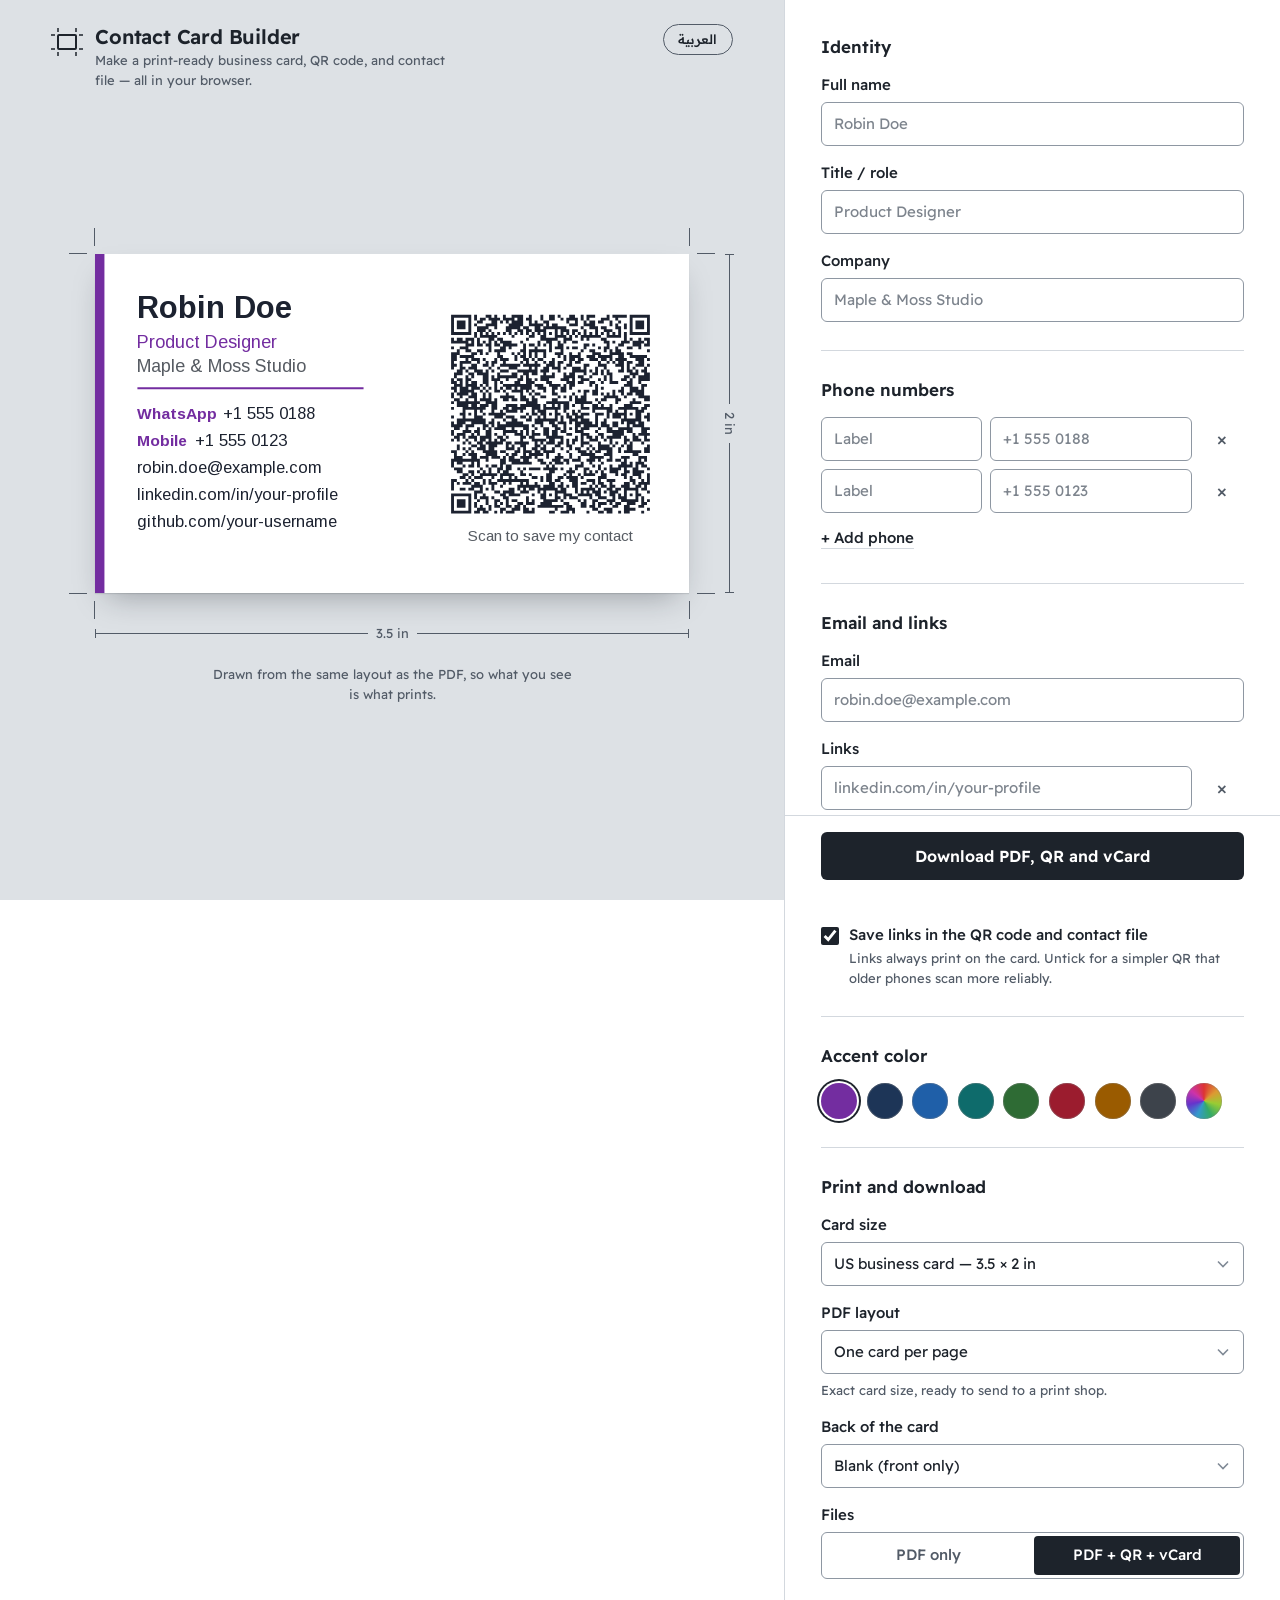
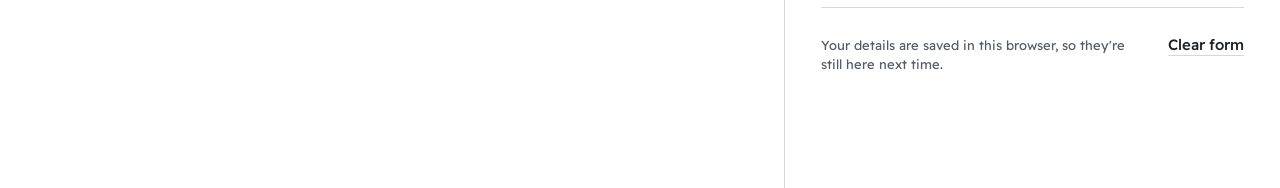
<file: index.html>
<!DOCTYPE html>
<html lang="en">
<head>
  <meta charset="UTF-8" />
  <meta name="viewport" content="width=device-width, initial-scale=1.0" />
  <meta name="color-scheme" content="light dark" />
  <title>Contact Card Builder</title>
  <meta name="description" content="Generate a print-ready PDF business card, QR code, and vCard — right in your browser. No backend, no signup." />
  <link rel="icon" href="favicon.svg" type="image/svg+xml" />
  <link rel="apple-touch-icon" href="apple-touch-icon.png" />
  <link rel="stylesheet" href="style.css" />
</head>
<body>
  <main class="workspace">
    <!-- ======================= STAGE: the card as a print proof ======================= -->
    <!-- The card sits on a proofing board with crop marks and size rulers. The marks
         and rulers only frame the card; the card itself is drawn by app.js. -->
    <section class="stage" aria-labelledby="preview-heading">
      <header class="stage__header">
        <div class="brand">
          <!-- Logo: a card with crop marks at its corners. -->
          <svg class="brand__mark" viewBox="0 0 32 32" aria-hidden="true" focusable="false">
            <rect x="7" y="9" width="18" height="14" rx="1" fill="none" stroke="currentColor" stroke-width="2" />
            <path d="M7 2v4M7 26v4M25 2v4M25 26v4M0 9h4M0 23h4M28 9h4M28 23h4" stroke="currentColor" stroke-width="1.5" />
          </svg>
          <div>
            <h1 class="brand__name" data-i18n="appTitle">Contact Card Builder</h1>
            <p class="brand__tagline" data-i18n="tagline">Make a print-ready business card, QR code, and contact file — all in your browser.</p>
          </div>
        </div>
        <button type="button" id="lang-toggle" class="lang-toggle" lang="ar">العربية</button>
      </header>

      <h2 id="preview-heading" class="visually-hidden" data-i18n="previewHeading">Preview</h2>

      <figure class="proof" id="proof" data-size="us">
        <div class="proof__frame">
          <!-- Drawn by app.js (renderPreview) from the same layout as the PDF. -->
          <div class="card" id="card-preview">
            <svg role="img" aria-label="Business card preview" viewBox="0 0 252 144" direction="ltr"></svg>
          </div>
          <span class="crop crop--tl" aria-hidden="true"></span>
          <span class="crop crop--tr" aria-hidden="true"></span>
          <span class="crop crop--bl" aria-hidden="true"></span>
          <span class="crop crop--br" aria-hidden="true"></span>
          <!-- Rulers: filled by app.js (updateRulers) with the card's real size. -->
          <span class="ruler ruler--width" aria-hidden="true"><span id="ruler-width">3.5 in</span></span>
          <span class="ruler ruler--height" aria-hidden="true"><span id="ruler-height">2 in</span></span>
        </div>
        <!-- Shown when the PDF has a back (app.js: syncPreview); turns the
             preview card over (showSide). Not part of the form: it changes the
             view, not the card. -->
        <div class="segmented side-switch" id="side-switch" role="radiogroup" data-i18n-aria="sideSwitch" aria-label="Side shown in the preview" hidden>
          <label class="segmented__option">
            <input type="radio" name="preview-side" value="front" checked />
            <span data-i18n="sideFront">Front</span>
          </label>
          <label class="segmented__option">
            <input type="radio" name="preview-side" value="back" />
            <span data-i18n="sideBack">Back</span>
          </label>
        </div>
        <figcaption class="proof__note" data-i18n="previewNote">Drawn from the same layout as the PDF, so what you see is what prints.</figcaption>
      </figure>
    </section>

    <!-- ============================== FORM ============================== -->
    <section class="ticket" aria-labelledby="form-heading">
      <h2 id="form-heading" class="visually-hidden" data-i18n="formHeading">Your details</h2>

      <form id="card-form" autocomplete="on" novalidate>
        <div class="ticket__body">
          <fieldset class="field-group">
            <legend data-i18n="legendIdentity">Identity</legend>

            <label class="field">
              <span class="field__label" data-i18n="labelName">Full name</span>
              <input type="text" id="name" name="name" data-i18n-ph="phName" placeholder="Robin Doe" />
            </label>

            <label class="field">
              <span class="field__label" data-i18n="labelTitle">Title / role</span>
              <input type="text" id="title" name="title" data-i18n-ph="phTitle" placeholder="Product Designer" />
            </label>

            <label class="field">
              <span class="field__label" data-i18n="labelCompany">Company</span>
              <input type="text" id="company" name="company" autocomplete="organization" data-i18n-ph="phCompany" placeholder="Maple &amp; Moss Studio" />
            </label>
          </fieldset>

          <fieldset class="field-group">
            <legend data-i18n="legendPhones">Phone numbers</legend>

            <div id="phone-list" class="repeat-list">
              <div class="repeat-row">
                <input type="text" class="phone-label" list="phone-labels" data-i18n-ph="phPhoneLabel" placeholder="Label" aria-label="Phone label" />
                <input type="tel" class="phone-number" data-i18n-ph="phPhone1" placeholder="+1 555 0188" aria-label="Phone number" />
                <button type="button" class="row-remove" aria-label="Remove this phone">&times;</button>
              </div>
              <div class="repeat-row">
                <input type="text" class="phone-label" list="phone-labels" data-i18n-ph="phPhoneLabel" placeholder="Label" aria-label="Phone label" />
                <input type="tel" class="phone-number" data-i18n-ph="phPhone2" placeholder="+1 555 0123" aria-label="Phone number" />
                <button type="button" class="row-remove" aria-label="Remove this phone">&times;</button>
              </div>
            </div>
            <button type="button" class="row-add" id="add-phone" data-i18n="addPhone">+ Add phone</button>
          </fieldset>

          <fieldset class="field-group">
            <legend data-i18n="legendContact">Email and links</legend>

            <label class="field">
              <span class="field__label" data-i18n="labelEmail">Email</span>
              <input type="email" id="email" name="email" data-i18n-ph="phEmail" placeholder="robin.doe@example.com" />
            </label>

            <span class="field__label" id="links-label" data-i18n="labelLinks">Links</span>
            <div id="link-list" class="repeat-list" role="group" aria-labelledby="links-label">
              <div class="repeat-row">
                <input type="text" class="link-url" list="link-presets" placeholder="linkedin.com/in/your-profile" aria-label="Link" />
                <button type="button" class="row-remove" aria-label="Remove this link">&times;</button>
              </div>
              <div class="repeat-row">
                <input type="text" class="link-url" list="link-presets" placeholder="github.com/your-username" aria-label="Link" />
                <button type="button" class="row-remove" aria-label="Remove this link">&times;</button>
              </div>
            </div>
            <button type="button" class="row-add" id="add-link" data-i18n="addLink">+ Add link</button>

            <label class="check">
              <input type="checkbox" id="links-in-qr" name="links-in-qr" checked />
              <span>
                <span class="check__label" data-i18n="labelLinksInQr">Save links in the QR code and contact file</span>
                <span class="check__hint" data-i18n="hintLinksInQr">Links always print on the card. Untick for a simpler QR that older phones scan more reliably.</span>
              </span>
            </label>
          </fieldset>

          <fieldset class="field-group">
            <legend data-i18n="labelAccent">Accent color</legend>

            <!-- Curated print-friendly colors; each is dark enough to read as text on
                 white. The last swatch opens the browser's picker for any color.
                 app.js (wireSwatches) keeps these in sync with #accent. -->
            <div class="swatches">
              <label class="swatch" style="--swatch: #732da0"><input type="radio" name="accent-swatch" value="#732da0" checked /><span class="visually-hidden" data-i18n="colorPurple">Purple</span></label>
              <label class="swatch" style="--swatch: #1d3557"><input type="radio" name="accent-swatch" value="#1d3557" /><span class="visually-hidden" data-i18n="colorNavy">Navy</span></label>
              <label class="swatch" style="--swatch: #1f5fa8"><input type="radio" name="accent-swatch" value="#1f5fa8" /><span class="visually-hidden" data-i18n="colorBlue">Blue</span></label>
              <label class="swatch" style="--swatch: #0e6b6b"><input type="radio" name="accent-swatch" value="#0e6b6b" /><span class="visually-hidden" data-i18n="colorTeal">Teal</span></label>
              <label class="swatch" style="--swatch: #2e6b34"><input type="radio" name="accent-swatch" value="#2e6b34" /><span class="visually-hidden" data-i18n="colorGreen">Green</span></label>
              <label class="swatch" style="--swatch: #9b1c2e"><input type="radio" name="accent-swatch" value="#9b1c2e" /><span class="visually-hidden" data-i18n="colorCrimson">Crimson</span></label>
              <label class="swatch" style="--swatch: #9a5b00"><input type="radio" name="accent-swatch" value="#9a5b00" /><span class="visually-hidden" data-i18n="colorAmber">Amber</span></label>
              <label class="swatch" style="--swatch: #3d434b"><input type="radio" name="accent-swatch" value="#3d434b" /><span class="visually-hidden" data-i18n="colorGraphite">Graphite</span></label>
              <label class="swatch swatch--custom" id="swatch-custom" style="--swatch: #732da0">
                <input type="color" id="accent" name="accent" value="#732da0" />
                <span class="visually-hidden" data-i18n="colorCustom">Custom color</span>
              </label>
            </div>
          </fieldset>

          <fieldset class="field-group">
            <legend data-i18n="legendOutput">Print and download</legend>

            <label class="field">
              <span class="field__label" data-i18n="labelCardSize">Card size</span>
              <select id="card-size" name="card-size">
                <option value="us" data-i18n="sizeUs">US business card — 3.5 × 2 in</option>
                <option value="eu" data-i18n="sizeEu">EU / ISO — 85 × 55 mm</option>
              </select>
            </label>

            <label class="field">
              <span class="field__label" data-i18n="labelPdfLayout">PDF layout</span>
              <select id="pdf-layout" name="pdf-layout" aria-describedby="pdf-layout-hint">
                <option value="single" data-i18n="layoutSingle">One card per page</option>
                <option value="sheet" data-i18n="layoutSheet">Full sheet of cards</option>
              </select>
              <!-- Filled by app.js (updateLayoutHint): card count + paper size. -->
              <span class="field__hint" id="pdf-layout-hint">Exact card size, ready to send to a print shop.</span>
            </label>

            <label class="field">
              <span class="field__label" data-i18n="labelCardBack">Back of the card</span>
              <select id="card-back" name="card-back" aria-describedby="card-back-hint">
                <option value="none" data-i18n="backNone">Blank (front only)</option>
                <option value="qr" data-i18n="backQr">Large QR code</option>
                <option value="other" data-i18n="backOther">Card in Arabic</option>
              </select>
              <!-- Filled by app.js (updateBackHint); hidden while the back is blank. -->
              <span class="field__hint" id="card-back-hint" hidden></span>
            </label>

            <!-- The bilingual back's own text, in the other language. Shown only
                 with "Card in Arabic / English" (app.js: updateBackHint). Each
                 field is optional: empty prints the front's text. -->
            <div class="back-fields" id="back-fields" hidden>
              <label class="field">
                <span class="field__label" data-i18n="labelOtherName">Name in Arabic</span>
                <input type="text" id="other-name" name="other-name" dir="auto" autocomplete="off" data-i18n-ph-other="phName" />
              </label>
              <label class="field">
                <span class="field__label" data-i18n="labelOtherTitle">Title / role in Arabic</span>
                <input type="text" id="other-title" name="other-title" dir="auto" autocomplete="off" data-i18n-ph-other="phTitle" />
              </label>
              <label class="field">
                <span class="field__label" data-i18n="labelOtherCompany">Company in Arabic</span>
                <input type="text" id="other-company" name="other-company" dir="auto" autocomplete="off" data-i18n-ph-other="phCompany" />
              </label>
              <p class="field__hint" data-i18n="hintOtherFields">Leave a field empty to print the front's text.</p>
            </div>

            <div class="field">
              <span class="field__label" id="files-label" data-i18n="labelFiles">Files</span>
              <div class="segmented" role="radiogroup" aria-labelledby="files-label">
                <label class="segmented__option">
                  <input type="radio" name="output" value="pdf" />
                  <span data-i18n="optPdfOnly">PDF only</span>
                </label>
                <label class="segmented__option">
                  <input type="radio" name="output" value="all" checked />
                  <span data-i18n="optAllFiles">PDF + QR + vCard</span>
                </label>
              </div>
            </div>
          </fieldset>

          <!-- The form is saved in this browser as you type (app.js: saveForm).
               The note is hidden when the browser blocks storage. -->
          <div class="form-memory">
            <p class="form-memory__note" id="saved-note" data-i18n="noteSaved">Your details are saved in this browser, so they're still here next time.</p>
            <button type="button" class="btn-text" id="clear-form" data-i18n="btnClearForm">Clear form</button>
          </div>
        </div>

        <!-- Stays in view at the bottom of the form. Its label follows the
             "Files" choice (app.js: updateDownloadLabel). -->
        <div class="ticket__actions">
          <!-- Shown when details don't fit on the card or the QR may be too dense
               to scan (app.js: updateWarnings).
               The wrapper is always there, so screen readers announce changes. -->
          <div role="status">
            <p class="card-warning" id="card-warning" hidden>
              <svg class="card-warning__icon" viewBox="0 0 16 16" aria-hidden="true" focusable="false">
                <path d="M8 1.75 15 14.25H1z" fill="none" stroke="currentColor" stroke-width="1.5" stroke-linejoin="round" />
                <path d="M8 6v4" stroke="currentColor" stroke-width="1.5" stroke-linecap="round" />
                <circle cx="8" cy="12.1" r="0.9" fill="currentColor" />
              </svg>
              <span id="card-warning-text"></span>
            </p>
          </div>
          <button type="submit" class="btn-primary" id="download-btn">Download PDF, QR and vCard</button>
        </div>

        <!-- Preset suggestions (free text still allowed). Shared by every cloned row.
             The phone-label list is refilled per language by app.js (applyLanguage). -->
        <datalist id="phone-labels">
          <option value="WhatsApp"></option>
          <option value="Mobile"></option>
          <option value="Work"></option>
          <option value="Home"></option>
          <option value="Telegram"></option>
          <option value="Signal"></option>
        </datalist>
        <datalist id="link-presets">
          <option value="linkedin.com/in/"></option>
          <option value="github.com/"></option>
          <option value="x.com/"></option>
          <option value="instagram.com/"></option>
        </datalist>
      </form>
    </section>
  </main>

  <!-- Vendored libraries load before app.js. -->
  <script src="lib/qrcode.js"></script>
  <script src="lib/jspdf.umd.min.js"></script>
  <script src="lib/amiri-font.js"></script>
  <script src="lib/arimo-font.js"></script>
  <script src="app.js"></script>
</body>
</html>
</file>
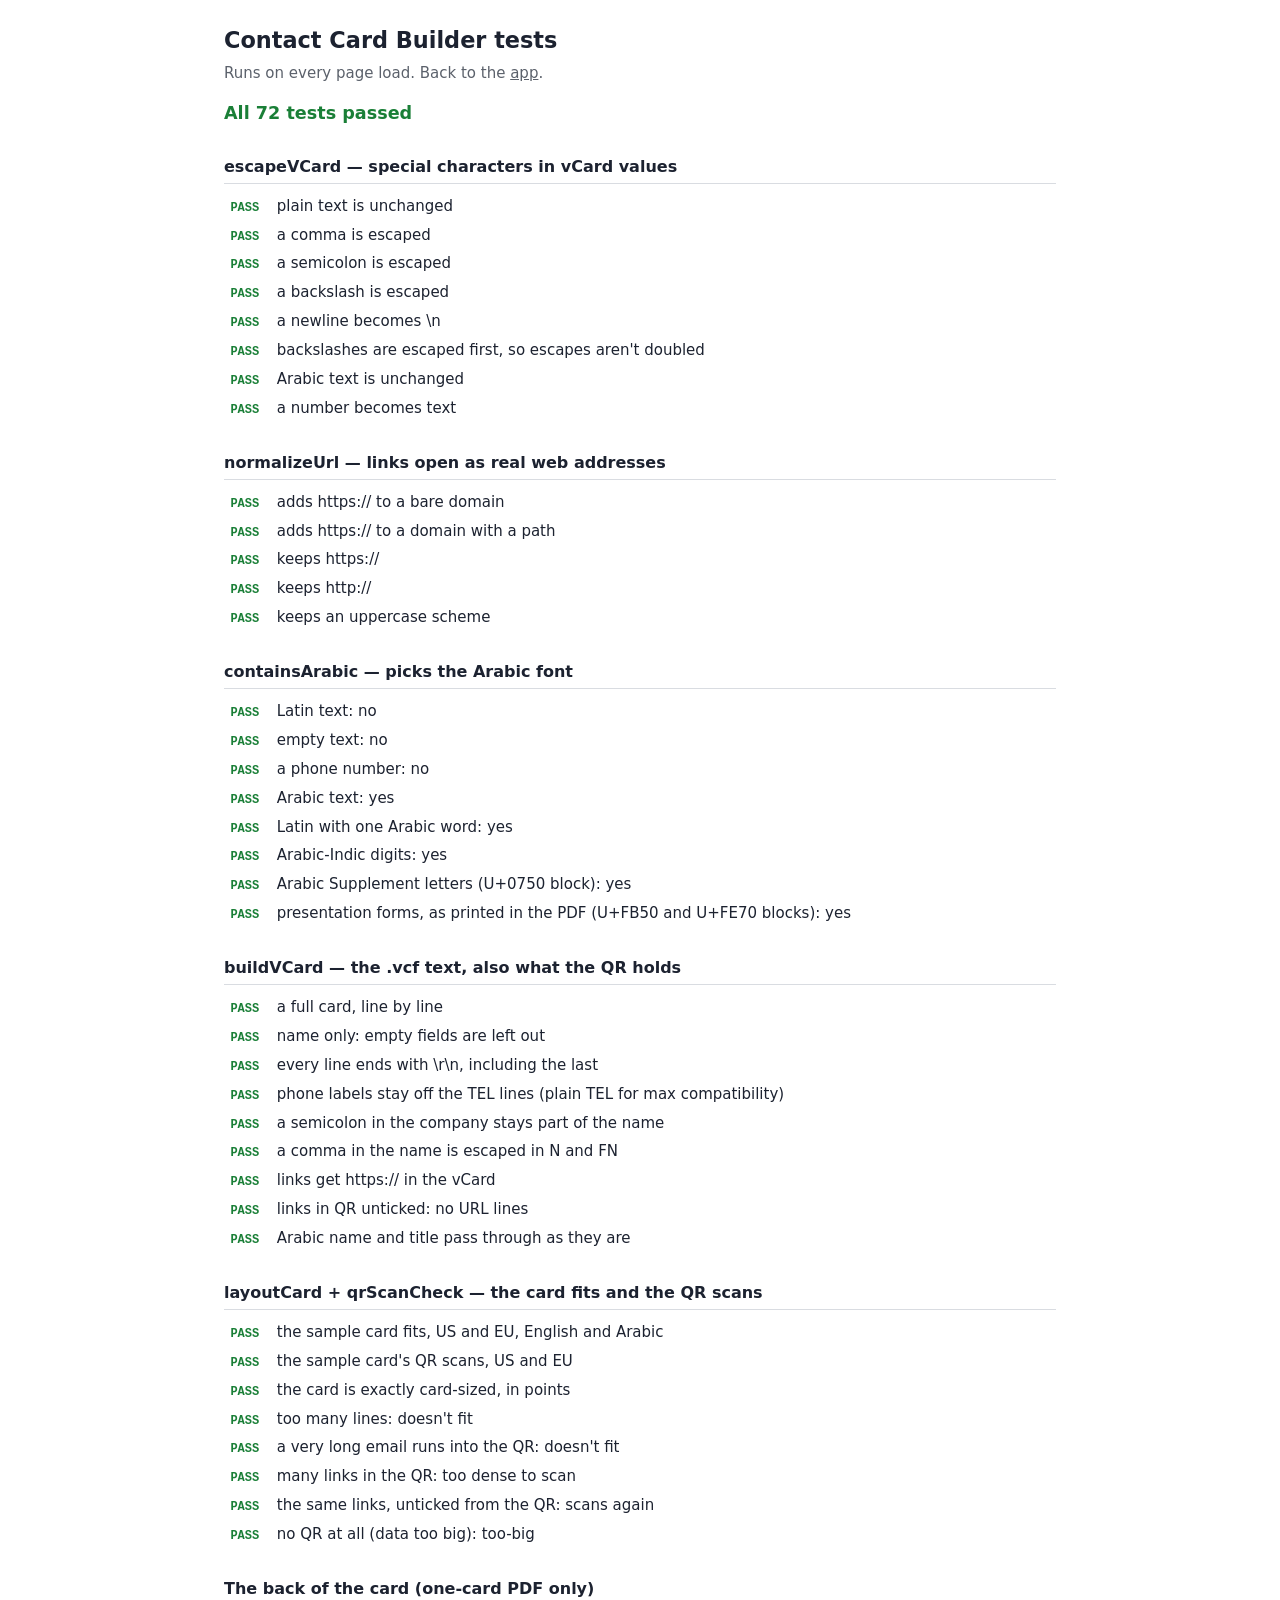
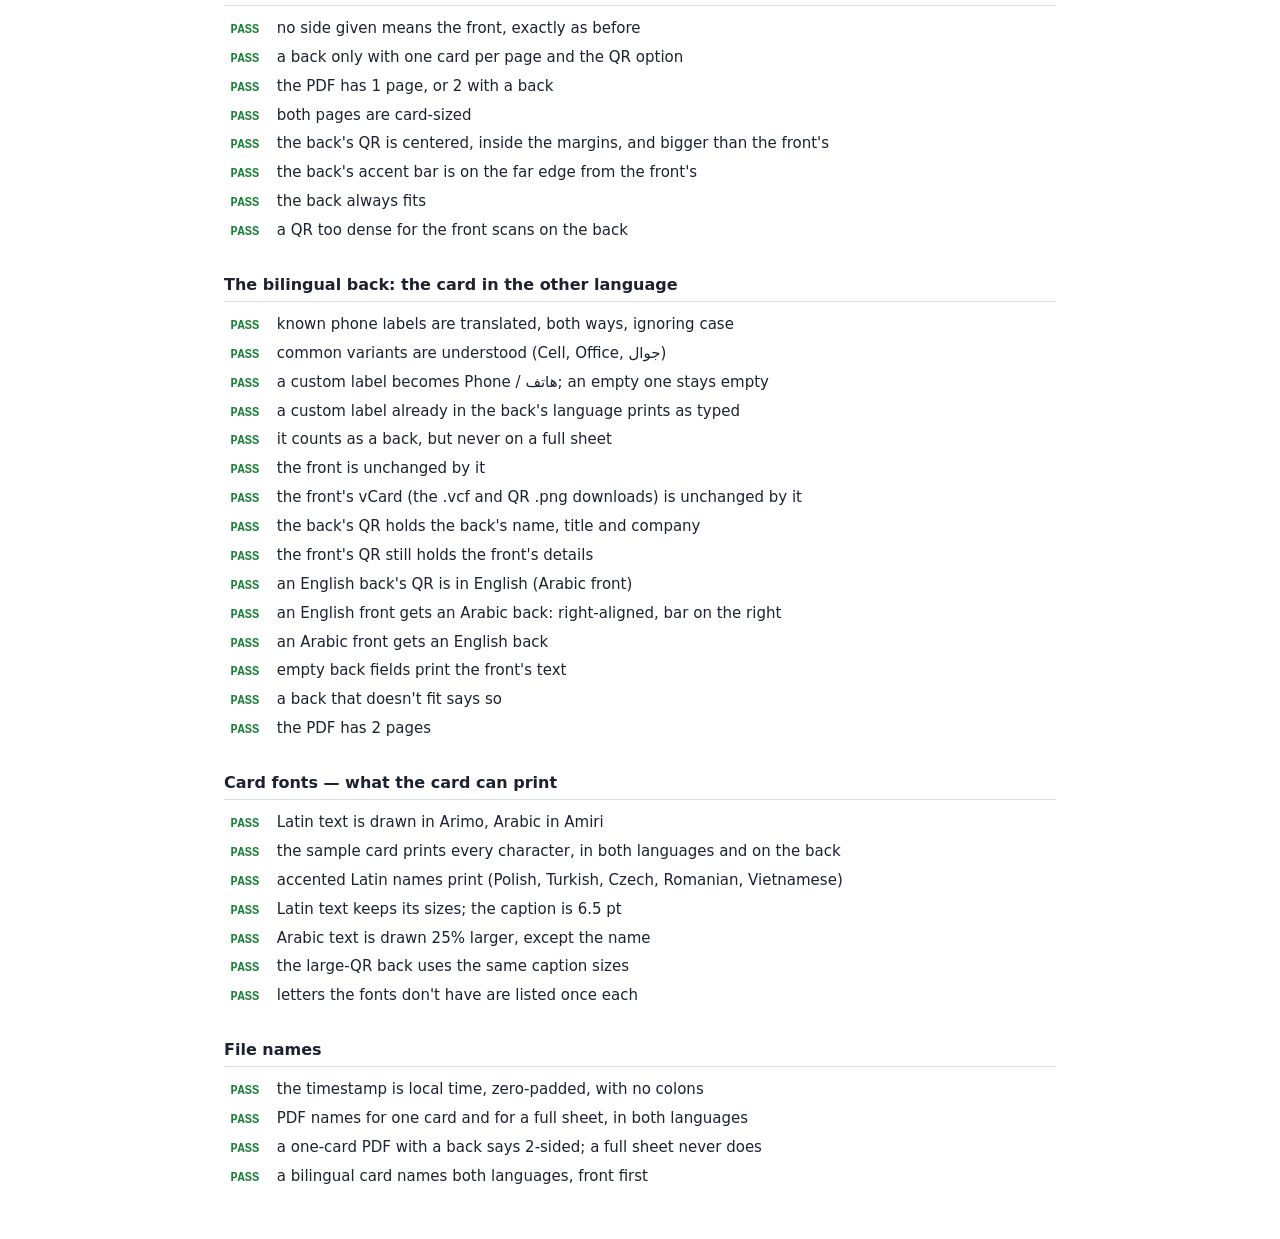
<file: tests.html>
<!DOCTYPE html>
<html lang="en">
<head>
  <meta charset="utf-8" />
  <meta name="viewport" content="width=device-width, initial-scale=1" />
  <title>Contact Card Builder tests</title>
  <link rel="icon" href="favicon.svg" type="image/svg+xml" />
  <!-- A developer page: open it in a browser and it runs tests.js against
       app.js. Nothing to install. The app itself is index.html. -->
  <style>
    :root {
      --ink: #1c2230;
      --muted: #5b616b;
      --paper: #ffffff;
      --line: #d9dce1;
      --pass: #1a7f37;
      --fail: #b42318;
      --fail-bg: #fdecea;
      color-scheme: light dark;
    }
    @media (prefers-color-scheme: dark) {
      :root {
        --ink: #e8eaee;
        --muted: #a3a9b3;
        --paper: #15181e;
        --line: #343944;
        --pass: #5fd18a;
        --fail: #ff8a80;
        --fail-bg: #3a1f1f;
      }
    }
    body {
      margin: 0 auto;
      max-width: 52rem;
      padding: 1.5rem 1rem 3rem;
      font: 15px/1.5 system-ui, sans-serif;
      color: var(--ink);
      background: var(--paper);
    }
    h1 { font-size: 1.4rem; margin: 0 0 0.25rem; }
    h2 { font-size: 1rem; margin: 1.75rem 0 0.5rem; padding-block-end: 0.25rem;
         border-block-end: 1px solid var(--line); }
    p { color: var(--muted); margin: 0; }
    #summary { font-size: 1.1rem; font-weight: 600; margin-block: 1rem 0; }
    ul { list-style: none; margin: 0; padding: 0; }
    li { padding: 0.2rem 0.4rem; border-radius: 4px; }
    .mark { display: inline-block; min-width: 2.6rem; font: 600 0.75rem/1 ui-monospace, monospace; }
    .pass, .pass .mark { color: var(--pass); }
    li.pass { color: var(--ink); }
    .fail, .fail .mark { color: var(--fail); }
    li.fail { background: var(--fail-bg); color: var(--ink); }
    pre { margin-block: 0.3rem 0.2rem; margin-inline: 2.6rem 0; white-space: pre-wrap; overflow-wrap: anywhere;
          font: 0.8rem/1.4 ui-monospace, monospace; color: var(--fail); }
    a { color: inherit; }
  </style>
</head>
<body>
  <h1>Contact Card Builder tests</h1>
  <p>Runs on every page load. Back to the <a href="index.html">app</a>.</p>
  <div id="summary">Running…</div>
  <main id="results"></main>

  <!-- Same order as index.html: libraries first, then the app, then the tests. -->
  <script src="lib/qrcode.js"></script>
  <script src="lib/jspdf.umd.min.js"></script>
  <script src="lib/amiri-font.js"></script>
  <script src="lib/arimo-font.js"></script>
  <script src="app.js"></script>
  <script src="tests.js"></script>
</body>
</html>
</file>
<file: style.css>
/* =============================================================================
   Contact Card Builder — styles
   Plain CSS, no framework, no build step. 2-space indentation.

   The idea: the card is shown as a print proof. It sits on a proofing board
   with crop marks and size rulers (the "stage"); the form beside it is a quiet
   order form (the "ticket"). Light mode is a daylit proofing table; dark mode
   is a studio desk with the card under a soft light. The card stays white in
   both, because that is how it prints.

   The app's own colors never use the user's accent color — the accent is
   theirs to pick, so it only appears on the card and in the swatches.

   Structure:
     1. Design tokens (custom properties) + dark mode
     2. Fonts
     3. Base / reset
     4. Workspace layout (stage + ticket)
     5. Stage: brand, language toggle
     6. Proof: card, crop marks, rulers
     7. Ticket: form groups and fields
     8. Repeatable rows (phones / links) + checkbox + clear form
     9. Accent swatches
    10. Segmented toggle, card warning, primary button
    11. RTL adjustments
    12. Responsive + reduced motion
   ============================================================================= */

/* ----------------------------- 1. Tokens --------------------------------- */
:root {
  color-scheme: light;

  --paper: #ffffff;          /* the form surface (and the card)               */
  --board: #dde1e5;          /* the proofing board behind the card            */
  --board-glow: #dde1e5;     /* center of the board (flat in light mode)      */
  --ink: #1d232b;            /* primary text                                  */
  --ink-2: #525b67;          /* secondary text, crop marks, rulers            */
  --line: #d3d8de;           /* dividers                                      */
  --field: #ffffff;          /* input background                              */
  --field-line: #8e97a2;     /* input border (3:1 against the paper)          */
  --hover: #eef0f3;          /* subtle hover wash                             */
  --error: #b42318;

  --on-ink: #ffffff;         /* text on an ink-filled control                 */
  --focus: #1d232b;          /* keyboard focus ring                           */

  /* The card's own shadow: a thin contact shadow plus a soft lift, so it reads
     as a physical card resting on the board. Nothing else in the UI has one. */
  --card-shadow: 0 1px 1px rgba(20, 26, 34, 0.12), 0 14px 30px -12px rgba(20, 26, 34, 0.35);

  --radius: 6px;
  --font: "Readex Pro", system-ui, -apple-system, "Segoe UI", Roboto, sans-serif;

  /* Type scale (major second, 16px base). */
  --step--1: 0.8125rem;      /* hints, notes                                  */
  --step-0: 0.9375rem;       /* labels, controls                              */
  --step-1: 1.0625rem;       /* section headings                              */
  --step-2: 1.25rem;         /* app name                                      */
}

@media (prefers-color-scheme: dark) {
  :root {
    color-scheme: dark;

    --paper: #1e2227;
    --board: #24282e;
    --board-glow: #3a4048;   /* the "desk lamp" pool of light behind the card */
    --ink: #e8ebee;
    --ink-2: #a7b0bb;
    --line: #353b43;
    --field: #171a1e;
    --field-line: #6b7480;
    --hover: #2a2f36;
    --error: #f97066;

    --on-ink: #1d232b;
    --focus: #e8ebee;

    --card-shadow: 0 1px 1px rgba(0, 0, 0, 0.4), 0 18px 40px -12px rgba(0, 0, 0, 0.7);
  }
}

/* ------------------------------ 2. Fonts --------------------------------- */
/* Readex Pro — the app UI font. One variable file per script (weights
   160–700), with matching Latin and Arabic designs so both languages feel
   like the same product. Vendored in lib/ (see lib/README.md). */
@font-face {
  font-family: "Readex Pro";
  src: url("lib/readex-pro-latin-wght.woff2") format("woff2");
  font-weight: 160 700;
  font-style: normal;
  font-display: swap;
  unicode-range: U+0000-00FF, U+0131, U+0152-0153, U+02BB-02BC, U+02C6, U+02DA,
    U+02DC, U+0304, U+0308, U+0329, U+2000-206F, U+20AC, U+2122, U+2191, U+2193,
    U+2212, U+2215, U+FEFF, U+FFFD;
}

@font-face {
  font-family: "Readex Pro";
  src: url("lib/readex-pro-arabic-wght.woff2") format("woff2");
  font-weight: 160 700;
  font-style: normal;
  font-display: swap;
  unicode-range: U+0600-06FF, U+0750-077F, U+0870-088E, U+0890-0891, U+0897-08E1,
    U+08E3-08FF, U+200C-200E, U+2010-2011, U+204F, U+2E41, U+FB50-FDFF,
    U+FE70-FE74, U+FE76-FEFC;
}

/* The two fonts below are used ONLY on the card preview (the SVG sets them
   per text element), so the preview matches the PDF exactly.

   Amiri — the same Arabic font the PDF embeds. The subset holds only Arabic
   glyphs and the unicode-range limits it to Arabic script, so Latin runs
   (phone numbers, email, links) fall through to Arimo — exactly like the PDF,
   which draws Arabic in Amiri and Latin in Arimo. */
@font-face {
  font-family: "Amiri";
  src: url("lib/amiri-regular.woff2") format("woff2");
  font-weight: 400;
  font-style: normal;
  font-display: swap;
  unicode-range: U+0600-06FF, U+0750-077F, U+0870-088E, U+08A0-08FF,
    U+FB50-FDFF, U+FE70-FEFF, U+200C-200E;
}

/* Arimo — the same Latin font the PDF embeds, built from the same subset
   (lib/arimo-font.js), so every line on the preview is exactly as long as it
   prints. */
@font-face {
  font-family: "Arimo";
  src: url("lib/arimo-regular.woff2") format("woff2");
  font-weight: 400;
  font-style: normal;
  font-display: swap;
}

@font-face {
  font-family: "Arimo";
  src: url("lib/arimo-bold.woff2") format("woff2");
  font-weight: 700;
  font-style: normal;
  font-display: swap;
}

/* ------------------------------ 3. Base ---------------------------------- */
* {
  box-sizing: border-box;
}

html {
  -webkit-text-size-adjust: 100%;
}

body {
  margin: 0;
  font-family: var(--font);
  font-size: 1rem;
  line-height: 1.5;
  color: var(--ink);
  background: var(--paper);
}

h1, h2, p, fieldset, legend, figure {
  margin: 0;
}

button,
input,
select {
  font: inherit;
  color: inherit;
}

/* Hidden on screen, still read by screen readers. */
.visually-hidden {
  position: absolute;
  width: 1px;
  height: 1px;
  margin: -1px;
  padding: 0;
  overflow: hidden;
  clip: rect(0 0 0 0);
  white-space: nowrap;
  border: 0;
}

/* One focus style for every control: a solid ring in ink, never the accent. */
:focus-visible {
  outline: 2px solid var(--focus);
  outline-offset: 2px;
}

/* ------------------------- 4. Workspace layout --------------------------- */
/* Desktop: the stage (board + card) fills the start side and stays put while
   the form on the end side scrolls. The grid flips under dir="rtl". */
.workspace {
  display: grid;
  grid-template-columns: minmax(0, 1fr) minmax(24rem, 31rem);
  min-height: 100vh;
}

.stage {
  position: sticky;
  top: 0;
  height: 100vh;
  height: 100dvh;
  display: flex;
  flex-direction: column;
  padding: 1.5rem clamp(1.5rem, 4vw, 3.5rem) 2rem;
  background:
    radial-gradient(ellipse 60% 55% at 50% 52%, var(--board-glow), transparent 100%),
    var(--board);
}

.ticket {
  background: var(--paper);
  border-inline-start: 1px solid var(--line);
}

/* ------------------------ 5. Stage header -------------------------------- */
.stage__header {
  display: flex;
  align-items: flex-start;
  justify-content: space-between;
  gap: 1rem;
}

.brand {
  display: flex;
  align-items: flex-start;
  gap: 0.75rem;
}

.brand__mark {
  flex: 0 0 auto;
  width: 2rem;
  height: 2rem;
  margin-top: 0.1rem;
  color: var(--ink);
}

.brand__name {
  font-size: var(--step-2);
  font-weight: 600;
  line-height: 1.25;
  letter-spacing: -0.01em;
}

.brand__tagline {
  max-width: 44ch;
  margin-top: 0.15rem;
  font-size: var(--step--1);
  color: var(--ink-2);
}

.lang-toggle {
  flex: 0 0 auto;
  font-size: var(--step--1);
  font-weight: 500;
  color: var(--ink);
  background: transparent;
  border: 1px solid var(--ink-2);
  border-radius: 999px;
  padding: 0.3rem 0.9rem;
  cursor: pointer;
}

.lang-toggle:hover {
  background: var(--paper);
}

/* ------------------- 6. Proof: card, crop marks, rulers ------------------ */
.proof {
  flex: 1 1 auto;
  display: flex;
  flex-direction: column;
  align-items: center;
  justify-content: center;
  gap: 1rem;
  min-height: 0;
  color: var(--ink-2);  /* marks and rulers draw in currentColor */

  /* Card aspect ratio, used to keep the card inside short screens. */
  --aspect: 1.75;       /* US: 3.5 × 2 in */
  --mark-gap: 8px;      /* space between the card edge and a crop mark */
  --mark-len: 18px;
  --mark: calc(var(--mark-gap) + var(--mark-len));
  --ruler-offset: 2.25rem;
}

.proof[data-size="eu"] {
  --aspect: 1.5455;     /* EU / ISO: 85 × 55 mm */
}

/* Wraps the card exactly, so the marks and rulers can be placed around it. */
.proof__frame {
  position: relative;
  /* As wide as possible, but never so tall the stage would overflow. */
  width: min(100% - 2 * var(--ruler-offset) - 1rem, 38rem, (100dvh - 17rem) * var(--aspect));
  margin-block-end: 3.5rem;  /* room for the width ruler under the card */
}

/* With the Front / Back switch showing, leave room for it in the full-height
   stage. (Stacked on narrow screens, the stage just grows.) */
@media (min-width: 961px) {
  .proof:has(.side-switch:not([hidden])) .proof__frame {
    width: min(100% - 2 * var(--ruler-offset) - 1rem, 38rem, (100dvh - 19.75rem) * var(--aspect));
  }
}

/* Front / Back: the form's segmented toggle, sized to its labels. */
.side-switch {
  display: inline-flex;
}

.side-switch[hidden] {
  display: none;
}

.side-switch .segmented__option span {
  min-width: 5.5rem;
  padding: 0.35rem 0.9rem;
  font-size: var(--step--1);
}

.card {
  background: #fff;   /* always white: the card prints on white stock */
  box-shadow: var(--card-shadow);
}

.card svg {
  display: block;
  width: 100%;
  height: auto;
}

/* Crop marks. Each corner box sits just outside the card; two 1px lines drawn
   as backgrounds continue the card's edges outward, leaving a small gap — the
   same marks a print shop cuts along (and that the full-sheet PDF prints). */
.crop {
  position: absolute;
  width: var(--mark);
  height: var(--mark);
  --h: linear-gradient(currentColor, currentColor) no-repeat;
}

.crop--tl {
  top: calc(-1 * var(--mark));
  left: calc(-1 * var(--mark));
  background:
    var(--h) left bottom / var(--mark-len) 1px,
    var(--h) right top / 1px var(--mark-len);
}

.crop--tr {
  top: calc(-1 * var(--mark));
  left: 100%;
  background:
    var(--h) right bottom / var(--mark-len) 1px,
    var(--h) left top / 1px var(--mark-len);
}

.crop--bl {
  top: 100%;
  left: calc(-1 * var(--mark));
  background:
    var(--h) left top / var(--mark-len) 1px,
    var(--h) right bottom / 1px var(--mark-len);
}

.crop--br {
  top: 100%;
  left: 100%;
  background:
    var(--h) right top / var(--mark-len) 1px,
    var(--h) left bottom / 1px var(--mark-len);
}

/* Rulers: a dimension line with end ticks and the real size in the middle.
   The line is the ::before/::after pair on either side of the label. */
.ruler {
  position: absolute;
  display: flex;
  align-items: center;
  gap: 0.5rem;
  font-size: var(--step--1);
  font-variant-numeric: tabular-nums;
  line-height: 1;
  white-space: nowrap;
}

.ruler::before,
.ruler::after {
  content: "";
  flex: 1 1 auto;
  background: currentColor;
}

.ruler--width {
  inset-inline: 0;
  top: calc(100% + var(--ruler-offset));
  height: 9px;
  border-inline: 1px solid currentColor;
}

.ruler--width::before,
.ruler--width::after {
  height: 1px;
}

/* The height ruler stands on the inline-end side of the card; its label is
   turned to run along it. */
.ruler--height {
  inset-block: 0;
  inset-inline-start: calc(100% + var(--ruler-offset));
  width: 9px;
  flex-direction: column;
  border-block: 1px solid currentColor;
}

.ruler--height::before,
.ruler--height::after {
  width: 1px;
}

.ruler--height > span {
  writing-mode: vertical-rl;
}

.proof__note {
  max-width: 46ch;
  font-size: var(--step--1);
  text-align: center;
  color: var(--ink-2);
}

/* --------------------- 7. Ticket: form groups + fields ------------------- */
.ticket__body {
  padding: 0.5rem clamp(1.25rem, 3vw, 2.25rem) 1rem;
}

.field-group {
  min-width: 0;
  border: none;
  padding: 1.75rem 0;
}

.field-group + .field-group {
  border-top: 1px solid var(--line);
}

/* Floating the legend takes it out of the fieldset border, so it behaves like
   an ordinary heading; the next element clears it. */
.field-group > legend {
  float: inline-start;
  width: 100%;
  padding: 0;
  margin-bottom: 1rem;
  font-size: var(--step-1);
  font-weight: 600;
  line-height: 1.3;
}

.field-group > legend + * {
  clear: both;
}

.field {
  display: block;
  margin-bottom: 1rem;
}

.field:last-child {
  margin-bottom: 0;
}

.field__label {
  display: block;
  margin-bottom: 0.35rem;
  font-size: var(--step-0);
  font-weight: 500;
}

input[type="text"],
input[type="tel"],
input[type="email"],
select {
  width: 100%;
  min-height: 2.75rem;
  font-size: var(--step-0);
  color: var(--ink);
  background: var(--field);
  border: 1px solid var(--field-line);
  border-radius: var(--radius);
  padding: 0.55rem 0.75rem;
}

input::placeholder {
  color: var(--ink-2);
  opacity: 0.75;
}

input[type="text"]:hover,
input[type="tel"]:hover,
input[type="email"]:hover,
select:hover {
  border-color: var(--ink-2);
}

input[type="text"]:focus-visible,
input[type="tel"]:focus-visible,
input[type="email"]:focus-visible,
select:focus-visible {
  outline-offset: 0;
  border-color: var(--focus);
}

/* The arrow is a small inline SVG in a mid grey that reads on both light and
   dark fields; it moves to the other side under RTL (section 11). */
select {
  appearance: none;
  cursor: pointer;
  padding-inline-end: 2.25rem;
  background-image: url("data:image/svg+xml,%3Csvg xmlns='http://www.w3.org/2000/svg' width='12' height='8' viewBox='0 0 12 8'%3E%3Cpath fill='none' stroke='%23808a96' stroke-width='1.6' d='M1 1.5l5 5 5-5'/%3E%3C/svg%3E");
  background-repeat: no-repeat;
  background-size: 12px 8px;
  background-position: right 0.85rem center;
}

input.is-invalid,
select.is-invalid {
  border-color: var(--error);
}

.field__hint {
  display: block;
  margin-top: 0.4rem;
  font-size: var(--step--1);
  color: var(--ink-2);
}

.field__hint[hidden] {
  display: none;
}

/* The bilingual back's fields, set in under "Back of the card": a quiet rule
   on the start side says they belong to it. */
.back-fields {
  margin-block-end: 1.25rem;
  padding-inline-start: 1rem;
  border-inline-start: 2px solid var(--line);
}

.back-fields .field__hint {
  margin-top: 0;
}

.field-error {
  display: block;
  margin-top: 0.4rem;
  font-size: var(--step--1);
  font-weight: 500;
  color: var(--error);
}

/* ------- 8. Repeatable rows (phones / links) + checkbox + clear form ------ */
.repeat-list {
  display: flex;
  flex-direction: column;
  gap: 0.5rem;
  margin-bottom: 0.5rem;
}

.repeat-row {
  display: flex;
  gap: 0.5rem;
  align-items: center;
}

.repeat-row .phone-label {
  flex: 0 0 38%;
}

.repeat-row .phone-number,
.repeat-row .link-url {
  flex: 1 1 auto;
  min-width: 0;
}

.row-remove {
  flex: 0 0 auto;
  width: 2.75rem;
  height: 2.75rem;
  font-size: 1.25rem;
  line-height: 1;
  color: var(--ink-2);
  background: transparent;
  border: none;
  border-radius: var(--radius);
  cursor: pointer;
}

.row-remove:hover {
  color: var(--error);
  background: var(--hover);
}

.row-add,
.btn-text {
  font-size: var(--step-0);
  font-weight: 500;
  color: var(--ink);
  background: none;
  border: none;
  border-radius: var(--radius);
  padding: 0.35rem 0;
  cursor: pointer;
  text-decoration: underline;
  text-decoration-color: var(--line);
  text-underline-offset: 0.3em;
}

.row-add:hover,
.btn-text:hover {
  text-decoration-color: currentColor;
}

/* The end of the form: where it's saved, and the way to clear it. Kept away
   from the download button so it isn't pressed by mistake. */
.form-memory {
  display: flex;
  flex-wrap: wrap;
  align-items: baseline;
  justify-content: space-between;
  gap: 0.5rem 1.5rem;
  padding: 1.25rem 0 0.75rem;
  border-top: 1px solid var(--line);
}

.form-memory__note {
  flex: 1 1 16rem;
  max-width: 44ch;
  font-size: var(--step--1);
  color: var(--ink-2);
}

/* With the note hidden, the button still sits at the end. */
.form-memory .btn-text {
  margin-inline-start: auto;
}

/* Checkbox with a label and a one-line hint underneath. */
.check {
  display: flex;
  align-items: flex-start;
  gap: 0.65rem;
  margin-top: 1.25rem;
  cursor: pointer;
}

.check input {
  flex: 0 0 auto;
  width: 1.1rem;
  height: 1.1rem;
  margin: 0.2rem 0 0;
  accent-color: var(--ink);
  cursor: pointer;
}

.check__label {
  display: block;
  font-size: var(--step-0);
  font-weight: 500;
}

.check__hint {
  display: block;
  margin-top: 0.15rem;
  font-size: var(--step--1);
  color: var(--ink-2);
}

/* --------------------------- 9. Accent swatches -------------------------- */
/* Round chips of ink, each a radio button. The chosen one gets a ring with a
   gap, like a selected ink on a press swatch book. */
/* Nine equal columns, so the row shrinks to fit a phone instead of wrapping. */
.swatches {
  display: grid;
  grid-template-columns: repeat(9, minmax(0, 2.25rem));
  gap: 0.6rem;
}

.swatch {
  position: relative;
  aspect-ratio: 1;
  border-radius: 50%;
  background: var(--swatch);
  /* A faint inner edge keeps dark chips visible on the dark paper. */
  box-shadow: inset 0 0 0 1px rgba(127, 127, 127, 0.35);
  cursor: pointer;
}

.swatch input {
  position: absolute;
  inset: 0;
  width: 100%;
  height: 100%;
  margin: 0;
  opacity: 0;
  cursor: pointer;
}

.swatch:has(input:checked),
.swatch--custom.is-active {
  box-shadow: 0 0 0 2px var(--paper), 0 0 0 4px var(--ink);
}

.swatch:has(input:focus-visible) {
  outline: 2px solid var(--focus);
  outline-offset: 6px;
}

/* The last chip opens the color picker. Until a custom color is chosen it
   shows a color wheel; after that it shows the chosen color. */
.swatch--custom {
  background: conic-gradient(#d33, #d93, #9c3, #3a6, #39c, #63c, #c3a, #d33);
}

.swatch--custom.is-active {
  background: var(--swatch);
}

/* The browser opens its color picker next to the <input type="color">, and in
   Chromium that is towards the right of the input. The custom chip is the last
   in the row, so in English it sits near the window's right edge, and Chromium
   on Linux/Wayland (it can't see the screen edge there) lets the picker run
   off-screen instead of flipping it. So the input itself spans the whole swatch
   row (invisible, and clicks pass through it to the other chips); the picker
   then opens under the row, with room on both sides in both languages. Clicking
   the chip still opens it, because the chip is the input's <label>, and the
   focus ring stays on the chip (.swatch:has(input:focus-visible)). */
.swatches {
  position: relative;
}

.swatch--custom {
  position: static;
}

.swatch--custom input {
  pointer-events: none;
}

/* ---------- 10. Segmented toggle, card warning, primary button ----------- */
.segmented {
  display: flex;
  border: 1px solid var(--field-line);
  border-radius: var(--radius);
  padding: 3px;
  gap: 3px;
}

.segmented__option {
  flex: 1 1 0;
  position: relative;
}

.segmented__option input {
  position: absolute;
  opacity: 0;
  pointer-events: none;
}

.segmented__option span {
  display: block;
  text-align: center;
  font-size: var(--step-0);
  font-weight: 500;
  color: var(--ink-2);
  padding: 0.5rem 0.5rem;
  border-radius: calc(var(--radius) - 2px);
  cursor: pointer;
}

.segmented__option span:hover {
  color: var(--ink);
  background: var(--hover);
}

.segmented__option input:checked + span {
  color: var(--on-ink);
  background: var(--ink);
}

.segmented__option input:focus-visible + span {
  outline: 2px solid var(--focus);
  outline-offset: 2px;
}

/* The download bar stays at the bottom of the screen while the form scrolls. */
.ticket__actions {
  position: sticky;
  bottom: 0;
  padding: 1rem clamp(1.25rem, 3vw, 2.25rem) 1.25rem;
  background: var(--paper);
  border-top: 1px solid var(--line);
}

/* Card warnings (details that don't fit, a QR too dense to scan), just
   above the download button. Ink on a soft wash with a warning sign: it asks
   for attention without looking like a form error, since nothing is wrong
   with what was typed. */
.card-warning {
  display: flex;
  align-items: flex-start;
  gap: 0.55rem;
  margin-bottom: 0.75rem;
  padding: 0.6rem 0.75rem;
  font-size: var(--step--1);
  line-height: 1.45;
  color: var(--ink);
  background: var(--hover);
  border-inline-start: 3px solid var(--ink);
  border-radius: var(--radius);
}

.card-warning[hidden] {
  display: none;
}

.card-warning__line {
  display: block;
}

.card-warning__line + .card-warning__line {
  margin-top: 0.35rem;
}

.card-warning__icon {
  flex: 0 0 auto;
  width: 1rem;
  height: 1rem;
  margin-top: 0.1rem;
}

.btn-primary {
  width: 100%;
  min-height: 3rem;
  font-size: 1rem;
  font-weight: 600;
  color: var(--on-ink);
  background: var(--ink);
  border: none;
  border-radius: var(--radius);
  padding: 0.75rem 1rem;
  cursor: pointer;
}

.btn-primary:hover {
  opacity: 0.88;
}

.btn-primary:active {
  transform: translateY(1px);
}

/* --------------------------- 11. RTL adjustments ------------------------- */
/* Emails, phone numbers and links are always written left-to-right. */
input[type="tel"],
input[type="email"],
.link-url {
  direction: ltr;
}

/* In Arabic they still start from the right edge, like the text around them. */
[dir="rtl"] input[type="tel"],
[dir="rtl"] input[type="email"],
[dir="rtl"] .link-url {
  text-align: right;
}

/* Move the select arrow to the start side under RTL. */
[dir="rtl"] select {
  background-position: left 0.85rem center;
}

/* ------------------- 12. Responsive + reduced motion --------------------- */
@media (max-width: 960px) {
  /* Stack: card on top (not sticky), form below. */
  .workspace {
    grid-template-columns: 1fr;
  }

  .stage {
    position: static;
    height: auto;
    padding: 1.25rem 1rem 2rem;
  }

  .proof {
    padding-block: 3rem 0;
  }

  .proof__frame {
    width: min(100% - 2 * var(--ruler-offset) - 1rem, 34rem);
  }

  .ticket {
    border-inline-start: none;
  }
}

@media (max-width: 520px) {
  .proof {
    --mark-gap: 5px;
    --mark-len: 12px;
    --ruler-offset: 1.5rem;
  }

  .proof__frame {
    margin-block-end: 2.5rem;
  }

  .brand__tagline {
    display: none;
  }

  .swatches {
    gap: 0.45rem;
  }

  .repeat-row .phone-label {
    flex-basis: 36%;
  }
}

/* One moment of motion: the card settles onto the board when the page opens. */
@media (prefers-reduced-motion: no-preference) {
  .card {
    animation: card-settle 0.6s cubic-bezier(0.2, 0.7, 0.2, 1) both;
  }

  @keyframes card-settle {
    from {
      opacity: 0;
      transform: translateY(-10px) scale(1.015);
    }
  }

  .segmented__option span,
  .swatch,
  .row-remove,
  input,
  select {
    transition: background-color 0.15s ease, border-color 0.15s ease, color 0.15s ease, box-shadow 0.15s ease;
  }
}
</file>
